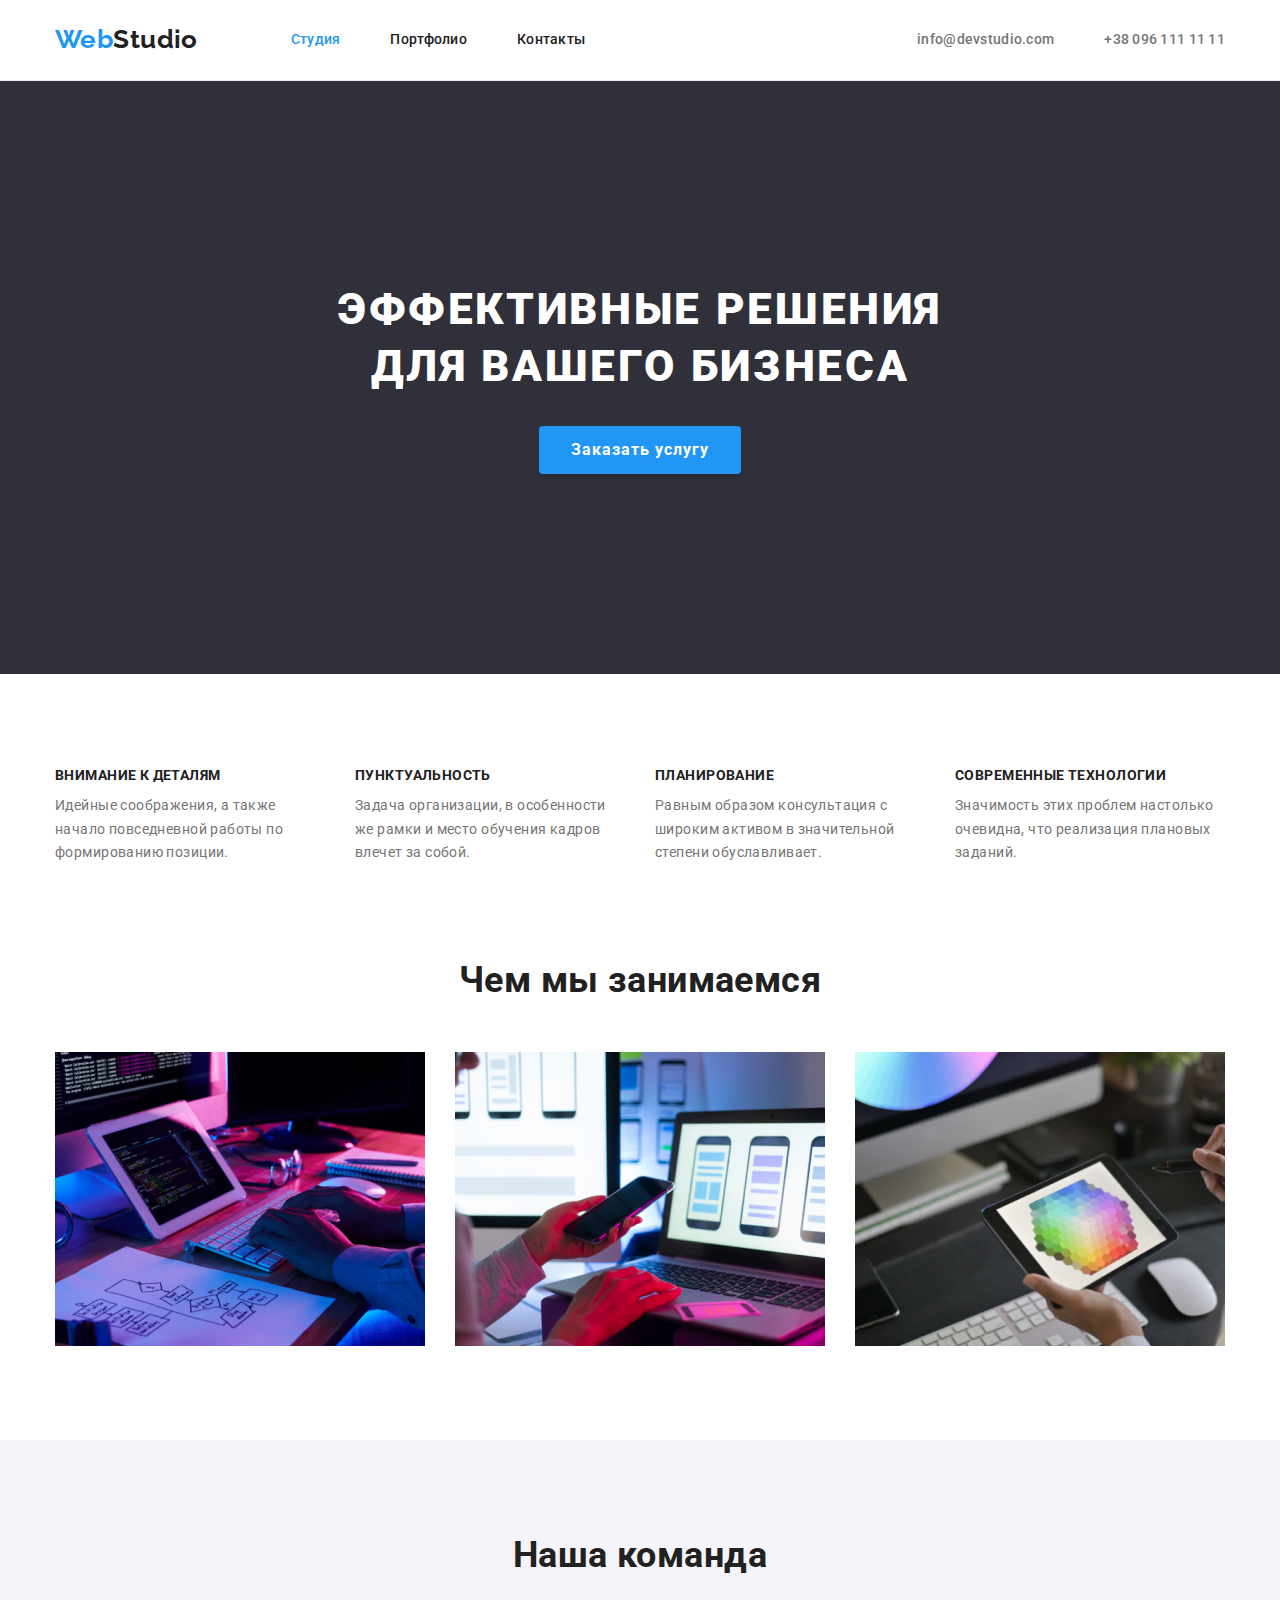
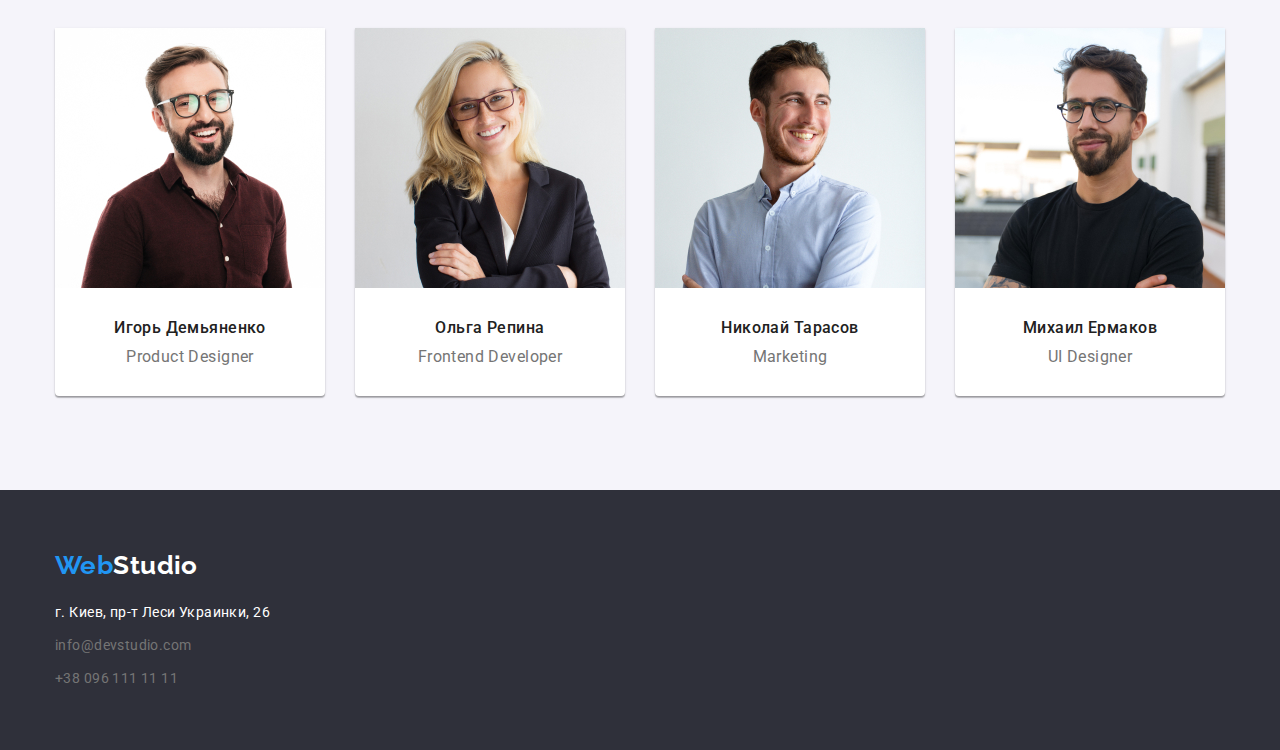
<file: index.html>
<!DOCTYPE html>
<html lang="ru">
<head>
    <meta charset="UTF-8">
    <meta http-equiv="X-UA-Compatible" content="IE=edge">
    <meta name="viewport" content="width=device-width, initial-scale=1.0">
    <link rel="stylesheet" href="https://cdnjs.cloudflare.com/ajax/libs/modern-normalize/1.0.0/modern-normalize.min.css" />
    <link href="https://fonts.googleapis.com/css2?family=Raleway:wght@700&family=Roboto:wght@400;500;700;900&display=swap" rel="stylesheet">
    <title> WebStudio - Main </title>
    <link rel="stylesheet" href="./css/styles.css" />
</head>
     <body>
        <header class="section-header">
            <div class="container header">
                <nav class="navigation">
                    <a class="main-logo" href="./index.html" lang="en">
                    <span class="main-logo-first">Web</span>Studio
                    </a>
                    <ul class="web-pages">
                        <li class="item"><a class="link active" href="./index.html"> Студия </a></li>
                        <li class="item"><a class="link" href="./portfolio.html"> Портфолио </a></li>
                        <li class="item"><a class="link" href=""> Контакты </a></li>
                    </ul>
                </nav>
                <ul class="contacts">
                    <li class="item"><a class="contact" href="mailto:info@devstudio.com"> info@devstudio.com </a></li>
                    <li class="item"><a class="contact" href="tel:+380961111111"> +38 096 111 11 11 </a></li>
                </ul>
            </div>
        </header>
        <main>
            <!--Герой-->
            <section class="section-hero">
                <div class="container hero">
                    <h1 class="hero-title"> Эффективные решения для вашего бизнеса </h1>
                    <button class="hero-button" type="button"> Заказать услугу </button>
                </div>
            </section>
            <!--Преймущества-->
                <section class="section-advantages">
                    <div class="container advantages">
                        <h2 class="visually-hidden"> Наши преймущества </h2>
                        <ul class="adv-features">
                            <li class="item">
                                <h3 class="features"> Внимание к деталям </h3>
                                <p class="features-explain">
                                    Идейные соображения, а также начало повседневной работы по формированию позиции.
                                </p>
                            </li>
                            <li class="item">
                                <h3 class="features"> Пунктуальность </h3>
                                <p class="features-explain">
                                    Задача организации, в особенности же рамки и место обучения кадров влечет за собой.
                                </p>
                            </li>
                            <li class="item">
                                <h3 class="features"> Планирование </h3>
                                <p class="features-explain">
                                    Равным образом консультация с широким активом в значительной степени обуславливает.
                                </p>
                            </li>
                            <li class="item">
                                <h3 class="features"> Современные технологии </h3>
                                <p class="features-explain">
                                    Значимость этих проблем настолько очевидна, что реализация плановых заданий.
                                </p>
                            </li>
                        </ul>
                    </div>
                </section>
            <!--Занятия-->
                <section class="section-activities">
                    <div class="container activities">
                        <h2 class="what-do"> Чем мы занимаемся </h2>
                        <ul class="act-examples">
                            <li class="act-example">
                                <img class="act-img" src="./images/img1.jpg" alt="Создаем" width="370">
                            </li>
                            <li class="act-example">
                                <img class="act-img" src="./images/img2.jpg" alt="Адаптируем" width="370">
                            </li>
                            <li class="act-example">
                                <img class="act-img" src="./images/img3.jpg" alt="Оформляем" width="370">
                            </li>
                        </ul>
                    </div>
                </section>
            <!--Команда-->
                <section class="section-team">
                    <div class="container team">
                        <h2 class="team-title"> Наша команда </h2>
                        <ul class="team-members">
                            <li class="team-member">
                                <img src="./images/team1.jpg" alt="Игорь" width="270">
                                <section class="item">
                                    <h3 class="team-name"> Игорь Демьяненко </h3>
                                    <p class="team-position"> Product Designer </p>
                                </section>
                            </li>
                            <li class="team-member">
                                <img src="./images/team2.jpg" alt="Ольга" width="270">
                                <section class="item">
                                    <h3 class="team-name"> Ольга Репина </h3>
                                    <p class="team-position"> Frontend Developer </p>
                                </section>
                            </li>
                            <li class="team-member">
                                <img src="./images/team3.jpg" alt="Николай" width="270">
                                <section class="item">
                                    <h3 class="team-name"> Николай Тарасов </h3>
                                    <p class="team-position"> Marketing </p>
                                </section>
                            </li>
                            <li class="team-member">
                                <img src="./images/team4.jpg" alt="Михаил" width="270">
                                <section class="item">
                                    <h3 class="team-name"> Михаил Ермаков </h3>
                                    <p class="team-position"> UI Designer </p>
                                </section>
                            </li>
                        </ul>
                    </div>
                </section>
            </main>
            <footer class="section-footer">
                <div class="container footer">
                    <a class="logo" href="./index.html" lang="en">
                        <span class="logo-first">Web</span>Studio
                    </a>
                    <address class="addresses">
                        <ul class="addresses-list">
                            <li class="item">
                                <a class="phy-address" href="https://goo.gl/maps/mMr4c1XwCbGi9ZgB7"> г. Киев, пр-т Леси Украинки, 26
                                </a>
                            </li>
                            <li class="item">
                                <a class="address" href="mailto:info@devstudio.com"> info@devstudio.com </a>
                            </li>
                            <li class="item">
                                <a class="address" href="tel:+380961111111"> +38 096 111 11 11 </a>
                            </li>
                        </ul>
                    </address>
                </div>
            </footer>
    </body>
</html>
</file>
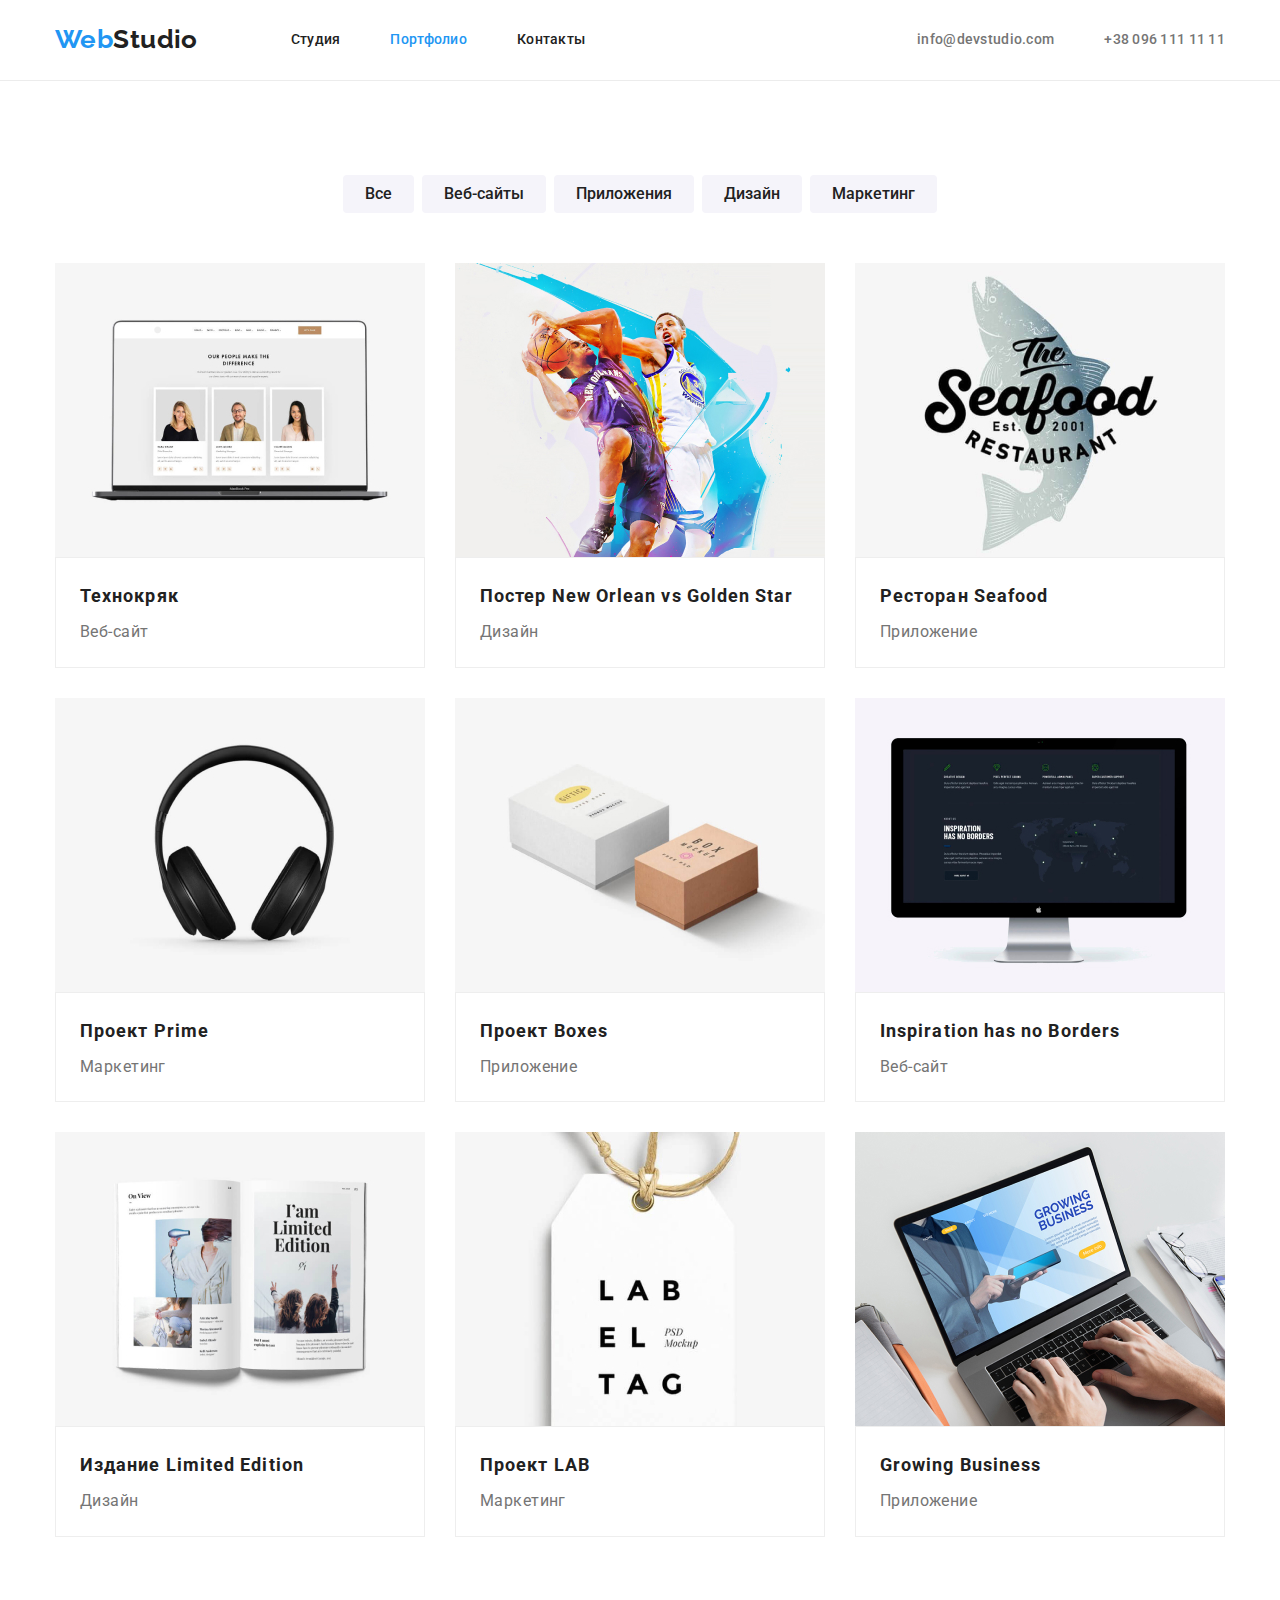
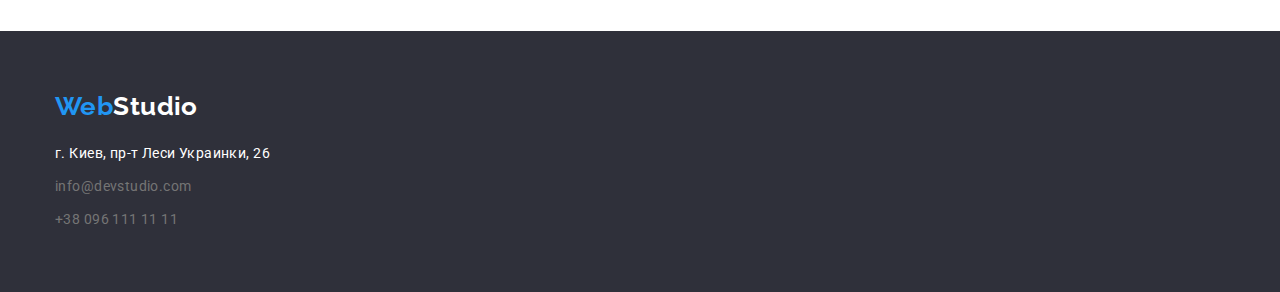
<file: portfolio.html>
<!DOCTYPE html>
<html lang="ru">
<head>
    <meta charset="UTF-8">
    <meta http-equiv="X-UA-Compatible" content="IE=edge">
    <meta name="viewport" content="width=device-width, initial-scale=1.0">
    <link rel="stylesheet" href="https://cdnjs.cloudflare.com/ajax/libs/modern-normalize/1.0.0/modern-normalize.min.css" />
    <link href="https://fonts.googleapis.com/css2?family=Raleway:wght@700&family=Roboto:wght@400;500;700;900&display=swap" rel="stylesheet">
    <title> WebStudio - Portfolio </title>
    <link rel="stylesheet" href="./css/styles.css" />
</head>
<body>
    <header class="section-header">
        <div class="container header">
            <nav class="navigation">
                <a class="main-logo" href="./index.html" lang="en">
                    <span class="main-logo-first">Web</span>Studio
                </a>
                <ul class="web-pages">
                    <li class="item"><a class="link" href="./index.html"> Студия </a></li>
                    <li class="item"><a class="link active" href="./portfolio.html"> Портфолио </a></li>
                    <li class="item"><a class="link" href=""> Контакты </a></li>
                </ul>
            </nav>
            <ul class="contacts">
                <li class="item"><a class="contact" href="mailto:info@devstudio.com"> info@devstudio.com </a></li>
                <li class="item"><a class="contact" href="tel:+380961111111"> +38 096 111 11 11 </a></li>
            </ul>
        </div>
    </header>
    <!--Кнопки фильтры-->
        <main>
            <section class="section-filters">
                <div class="container filters">
                    <ul class="filter-buttons">
                        <li class="item"><button class="filter-button" type="button"> Все </button></li>
                        <li class="item"><button class="filter-button" type="button"> Веб-сайты </button></li>
                        <li class="item"><button class="filter-button" type="button"> Приложения </button></li>
                        <li class="item"><button class="filter-button" type="button"> Дизайн </button></li>
                        <li class="item"><button class="filter-button" type="button"> Маркетинг </button></li>
                    </ul>
                    <h1 class="visually-hidden"> Наши работы </h1>
                    <ul class="work-examples">
                        <li class="work-example">
                            <a class="work-img" href="">
                                <img src="./images/port1.jpg" alt="Пример веб-сайта">
                                <div class="text">
                                    <h2 class="work-title"> Технокряк </h2>
                                    <p class="work-explain"> Веб-сайт </p>
                                </div>
                            </a>
                        </li>
                        <li class="work-example">
                            <a class="work-img" href="">
                                <img src="./images/port2.jpg" alt="Пример веб-сайта">
                                <div class="text">
                                    <h2 class="work-title"> Постер New Orlean vs Golden Star </h2>
                                    <p class="work-explain"> Дизайн </p>
                                </div>
                            </a>
                        </li>
                        <li class="work-example">
                            <a class="work-img" href="">
                                <img src="./images/port3.jpg" alt="Пример веб-сайта">
                                <div class="text">
                                    <h2 class="work-title"> Ресторан Seafood </h2>
                                    <p class="work-explain"> Приложение </p>
                                </div>
                            </a>
                        </li>
                        <li class="work-example">
                            <a class="work-img" href="">
                                <img src="./images/port4.jpg" alt="Пример веб-сайта">
                                <div class="text">
                                    <h2 class="work-title"> Проект Prime </h2>
                                    <p class="work-explain"> Маркетинг </p>
                                </div>
                            </a>
                        </li>
                        <li class="work-example">
                            <a class="work-img" href="">
                                <img src="./images/port5.jpg" alt="Пример веб-сайта">
                                <div class="text">
                                    <h2 class="work-title"> Проект Boxes </h2>
                                    <p class="work-explain"> Приложение </p>
                                </div>
                            </a>
                        </li>
                        <li class="work-example">
                            <a class="work-img" href="">
                                <img src="./images/port6.jpg" alt="Пример веб-сайта">
                                <div class="text">
                                    <h2 class="work-title"> Inspiration has no Borders </h2>
                                    <p class="work-explain"> Веб-сайт </p>
                                </div>
                            </a>
                        </li>
                        <li class="work-example">
                            <a class="work-img" href="">
                                <img src="./images/port7.jpg" alt="Пример веб-сайта">
                                <div class="text">
                                    <h2 class="work-title"> Издание Limited Edition </h2>
                                    <p class="work-explain"> Дизайн </p>
                                </div>
                            </a>
                        </li>
                        <li class="work-example">
                            <a class="work-img" href="">
                                <img src="./images/port8.jpg" alt="Пример веб-сайта">
                                <div class="text">
                                    <h2 class="work-title"> Проект LAB </h2>
                                    <p class="work-explain"> Маркетинг </p>
                                </div>
                            </a>
                        </li>
                        <li class="work-example">
                            <a class="work-img" href="">
                                <img src="./images/port9.jpg" alt="Пример веб-сайта">
                                <div class="text">
                                    <h2 class="work-title"> Growing Business </h2>
                                    <p class="work-explain"> Приложение </p>
                                </div>
                            </a>
                        </li>
                    </ul>
                </div>
            </section>
        </main>
        <footer class="section-footer">
            <div class="container footer">
                <a class="logo" href="./index.html" lang="en">
                    <span class="logo-first">Web</span>Studio
                </a>
                <address class="addresses">
                    <ul class="addresses-list">
                        <li class="item">
                            <a class="phy-address" href="https://goo.gl/maps/mMr4c1XwCbGi9ZgB7"> г. Киев, пр-т Леси Украинки, 26
                            </a>
                        </li>
                        <li class="item">
                            <a class="address" href="mailto:info@devstudio.com"> info@devstudio.com </a>
                        </li>
                        <li class="item">
                            <a class="address" href="tel:+380961111111"> +38 096 111 11 11 </a>
                        </li>
                    </ul>
                </address>
            </div>
        </footer>
</body>
</html>
</file>
<file: css/styles.css>
body{
    font-family: 'Roboto', sans-serif;
    color: #212121;
    background-color: #FFFFFF;
    font-size: 14px;
    letter-spacing: 0.03em;
}

:root{
    --brand-color: #2196F3;
    --sub-text-color: #757575;
    --main-color: #212121;
    --back-color: #FFFFFF;
    --footer-color: #2F303A;
    --team-color: #F5F4FA;
    --item-margin: 30px;
    --section-padding: 94px;
}

h1,
h2,
h3,
h4,
h5,
h6,
p,
ul{
    margin: 0;
    padding: 0;
}

img{
    display: block;
    max-width: 100%;
    height: auto;
}

.container{
    width: 1200px;
    /*outline: 5px solid tomato;*/
    margin-left: auto;
    margin-right: auto;
    padding-left: 15px;
    padding-right: 15px;
    /*padding-top: var(--section-padding);
        padding-bottom: var(--section-padding);*/
}

/*----------------------------------------HEADER----------------------------------------*/

.section-header{
    border-bottom: 1px #ECECEC solid;
}

.header{
    display: flex;
    align-items: center;
    padding-top: 24px;
    padding-bottom: 25px;
}

.navigation{
    display: flex;
    align-items: center;
    justify-content: space-between;
}

a{
    text-decoration: none;
}

.visually-hidden{
    position: absolute;
    width: 1px;
    height: 1px;
    margin: -1px;
    border: 0;
    padding: 0;
    white-space: nowrap;
    clip-path: inset(100%);
    clip: rect(0 0 0 0);
    overflow: hidden;
}

.main-logo{
    font-family: 'Raleway', sans-serif;
    font-weight: 700;
    font-size: 26px;
    line-height: 1.2;
    color: var(--main-color);
    margin-right: 93px;
}

.main-logo-first{
    color: var(--brand-color);
}

.web-pages{
    font-weight: 500;
    line-height: 1.2;
    letter-spacing: 0.02em;
    color: var(--main-color);
    list-style-type: none;
    display: flex;
}

.web-pages > .item:not(:last-child){
    margin-right: 50px;
}

.link{
    color: var(--main-color);
}

.active{
    color: var(--brand-color);
}

.link:hover,
.link:focus,
.link:active{
    color: var(--brand-color);
}

.contacts{
    display: flex;
    margin-left: auto;
}

.contacts > .item:not(:first-child){
    margin-left: 50px;
}

.contact{
    font-weight: 500;
    line-height: 1.2;
    letter-spacing: 0.02em;
    color: var(--sub-text-color);
    text-decoration: none;
    list-style-type: none;
}

.contacts .contact:hover,
.addresses .address:hover,
.addresses .phy-address:hover{
    color: var(--brand-color);
}

.contacts .contact:focus,
.addresses .address:focus,
.addresses .phy-address:focus {
    color: var(--brand-color);
}

ul{
    list-style-type: none;
    margin: 0;
    padding: 0;
}

/*----------------------------------------HERO----------------------------------------*/

.section-hero{
    background: var(--footer-color);
    padding-top: 200px;
    padding-bottom: 200px;
}

.hero{
    text-align: center;
}

.hero-title{
    font-weight: 900;
    font-size: 44px;
    width: 696px;
    margin-left: auto;
    margin-right: auto;
    line-height: 1.3;
    /*text-align: center;*/
    letter-spacing: 0.06em;
    text-transform: uppercase;
    color: var(--back-color);
    margin-bottom: var(--item-margin);
}

.hero-button{
    background: var(--brand-color);
    box-shadow: 0px 4px 4px rgba(0, 0, 0, 0.15);
    border-radius: 4px;
    border: 0;
    font-weight: 700;
    font-size: 16px;
    line-height: 1.8;
    /*display: block;*/
    text-align: center;
    letter-spacing: 0.06em;
    color: var(--back-color);
    cursor: pointer;
    /*margin-left: auto;
        margin-right: auto;*/
    padding: 10px 32px;
}

.hero-button:hover,
.hero-button:focus{
    background-color: #3DA3F4;
}

/*----------------------------------------FEATURES----------------------------------------*/

.section-advantages{
    padding-top: var(--section-padding);
    padding-bottom: var(--section-padding);
}

.advantages{
    padding-bottom: 0;
}

.adv-features{
    display: flex;
    justify-content: space-between;
}

.adv-features > .item{
    width: 270px;
}

.adv-features > .item:not(:last-child){
    margin-right: var(--item-margin);
}

.features{
    font-weight: 700;
    font-size: 14px;
    line-height: 1.1;
    text-transform: uppercase;
    color: var(--main-color);
    margin-bottom: 10px;
}

.features-explain{
    line-height: 1.7;
    color: var(--sub-text-color);
}

/*----------------------------------------ACTIVITIES----------------------------------------*/

.section-activities{
    padding-bottom: var(--section-padding);
}

.what-do{
    font-weight: 700;
    font-size: 36px;
    line-height: 1.2;
    text-align: center;
    color: var(--main-color);
    margin-bottom: 50px;
}

.act-example:not(:last-child){
    margin-right: var(--item-margin);
}

.act-examples{
    display: flex;
    /*justify-content: center;*/
}

/*----------------------------------------TEAM----------------------------------------*/

.section-team{
    background: var(--team-color);
    padding-top: var(--section-padding);
    padding-bottom: var(--section-padding);
}

.team-title{
    font-weight: 700;
    font-size: 36px;
    line-height: 1.2;
    text-align: center;
    color: var(--main-color);
    margin-bottom: 50px;
}

.team-members{
    display: flex;
    justify-content: center;
}

.team-member{
    background: var(--back-color);
    box-shadow: 0px 1px 3px rgba(0, 0, 0, 0.12),
    0px 1px 1px rgba(0, 0, 0, 0.14),
    0px 2px 1px rgba(0, 0, 0, 0.2);
    border-radius: 0px 0px 4px 4px;
    width: 270px;
}

.team-member:not(:last-child){
    margin-right: var(--item-margin);
}

.team-member > .item{
    margin-top: var(--item-margin);
    margin-bottom: var(--item-margin);    
}

.team-name{
    font-weight: 500;
    font-size: 16px;
    line-height: 1.2;
    text-align: center;
    color: var(--main-color);
    margin-bottom: 10px;
}

.team-position{
    font-size: 16px;
    line-height: 1.2;
    text-align: center;
    color: var(--sub-text-color);
}

/*----------------------------------------FOOTER----------------------------------------*/

.section-footer{
    background: var(--footer-color);
    padding-top: 60px;
    padding-bottom: 60px;
}

.logo{
    font-family: 'Raleway', sans-serif;
    font-style: normal;
    font-weight: 700;
    font-size: 26px;
    line-height: 1.2;
    color: var(--back-color);
    text-decoration: none;
}

.logo-first{
    color: var(--brand-color);
}

.addresses{
    font-style: normal;
    margin-top: 20px;
}

.addresses-list > .item:not(:last-child){
    margin-bottom: 9px;
}

.phy-address{
    line-height: 1.7;
    color: var(--back-color);
    text-decoration: none;
}

.address{
    line-height: 1.7;
    color: var(--sub-text-color);
    text-decoration: none;
}

/*----------------------------------------FILTERS----------------------------------------*/

.section-filters{
    padding-top: var(--section-padding);
    padding-bottom: var(--section-padding);
}

.filter-buttons{
    display: flex;
    justify-content: center;
    margin-bottom: 50px;
}

.filter-buttons > .item:not(:last-child){
    margin-right: 8px;
}

.filter-button{
    background: var(--team-color);
    border-radius: 4px;
    width: auto;
    font-weight: 500;
    font-size: 16px;
    line-height: 1.6;
    text-align: center;
    color: var(--main-color);
    padding: 6px 22px;
    border: 0;
    display: block;
}

.filter-button:hover,
.filter-button:focus{
    background: var(--brand-color);
    color: var(--back-color);
    box-shadow: 0px 3px 1px rgba(0, 0, 0, 0.1),
    0px 1px 2px rgba(0, 0, 0, 0.08),
    0px 2px 2px rgba(0, 0, 0, 0.12);
    border-radius: 4px;
    cursor: pointer;
}

/*----------------------------------------EXAMPLES----------------------------------------*/

.work-examples{
    padding: 0;
    margin: 0;
    list-style: none;
    display: flex;
    flex-wrap: wrap;
    margin-right: calc(-1 * var(--item-margin));
    margin-bottom: calc(-1 * var(--item-margin));
}

.work-example{
    background: var(--back-color);
    box-sizing: border-box;
    flex-basis: calc(100% / 3 - var(--item-margin));
    margin-right: var(--item-margin);
    margin-bottom: var(--item-margin);
}

/*NOT SURE  WHY IT DOES NOT WORK*/

/*.work-example:nth-child(3n) {
    margin-right: 0px;
}*/

.work-title{
    font-weight: 700;
    font-size: 18px;
    line-height: 2;
    letter-spacing: 0.06em;
    color: var(--main-color);
    margin-bottom: 4px;
}

.work-explain{
    font-size: 16px;
    line-height: 1.8;
    color: var(--sub-text-color);
}

.work-img > .text{
    padding: 20px 24px;
    border: 1px solid #EEEEEE;
}
</file>
